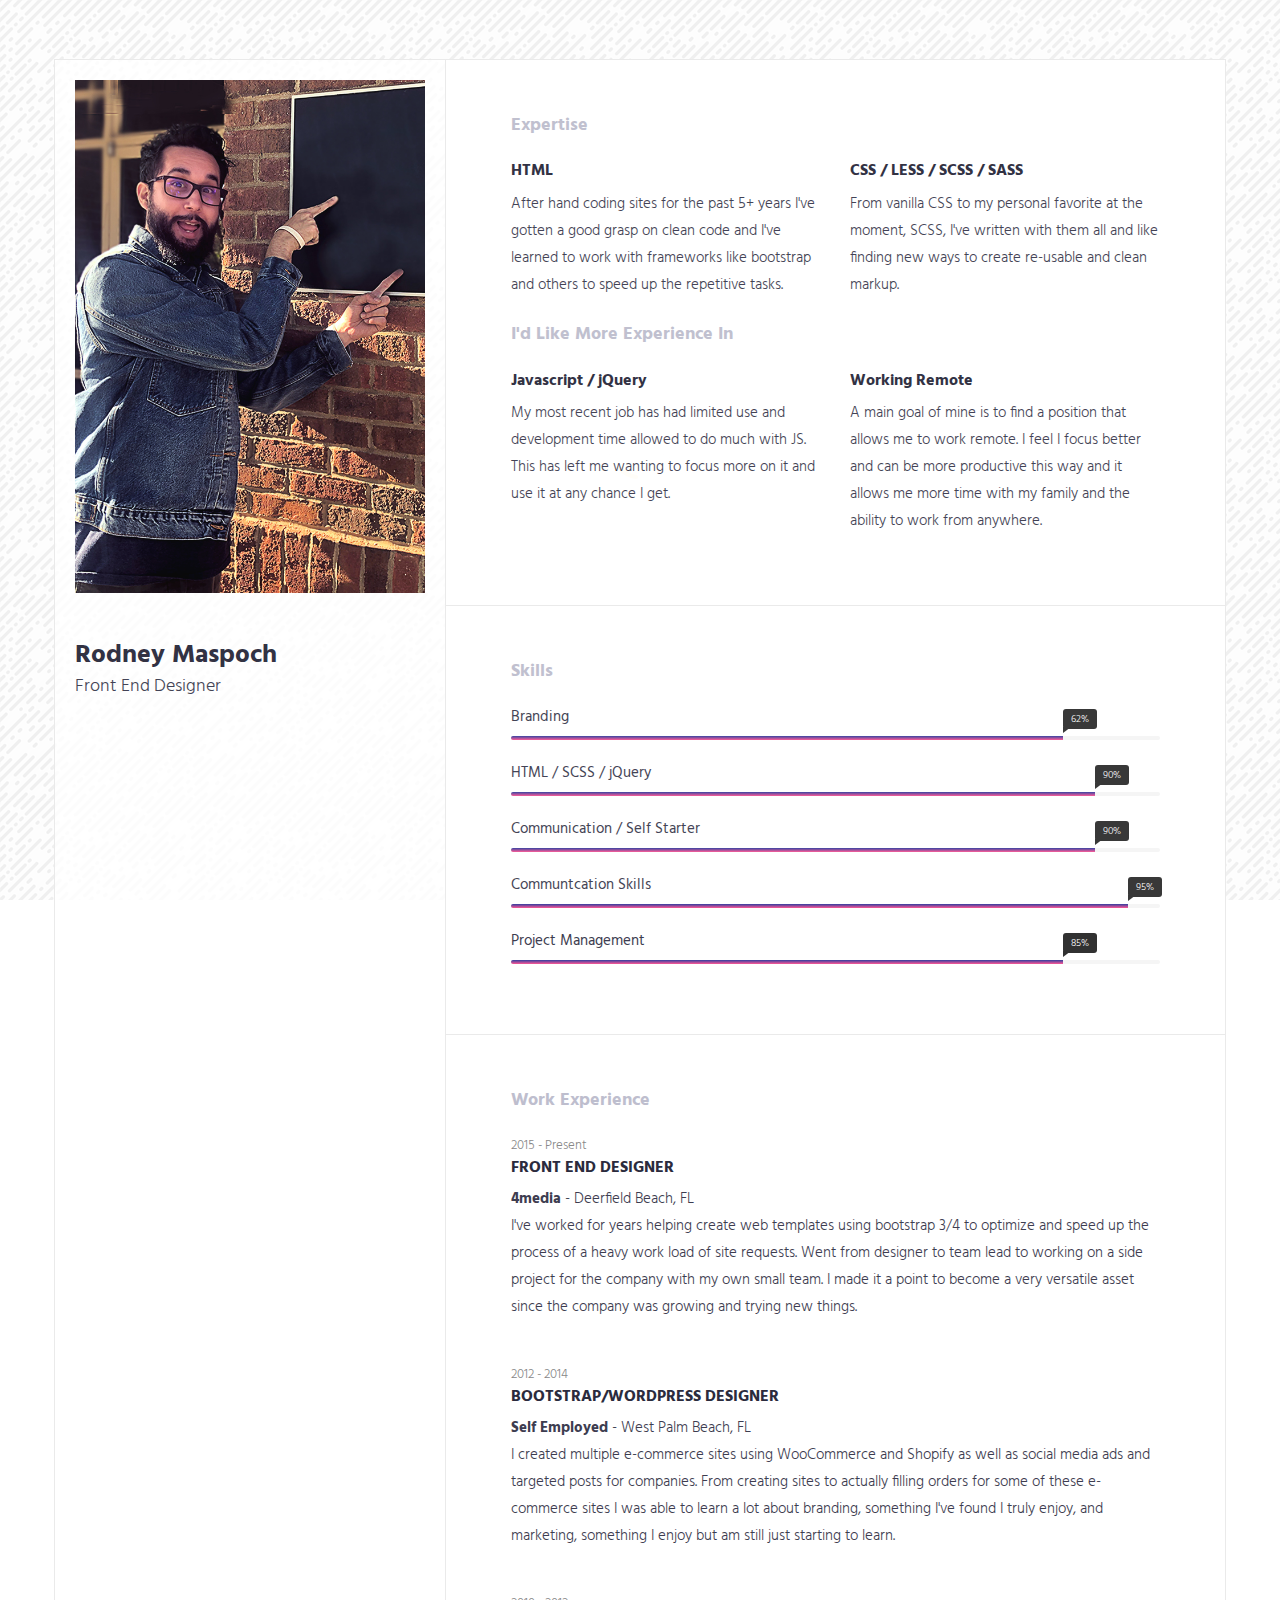
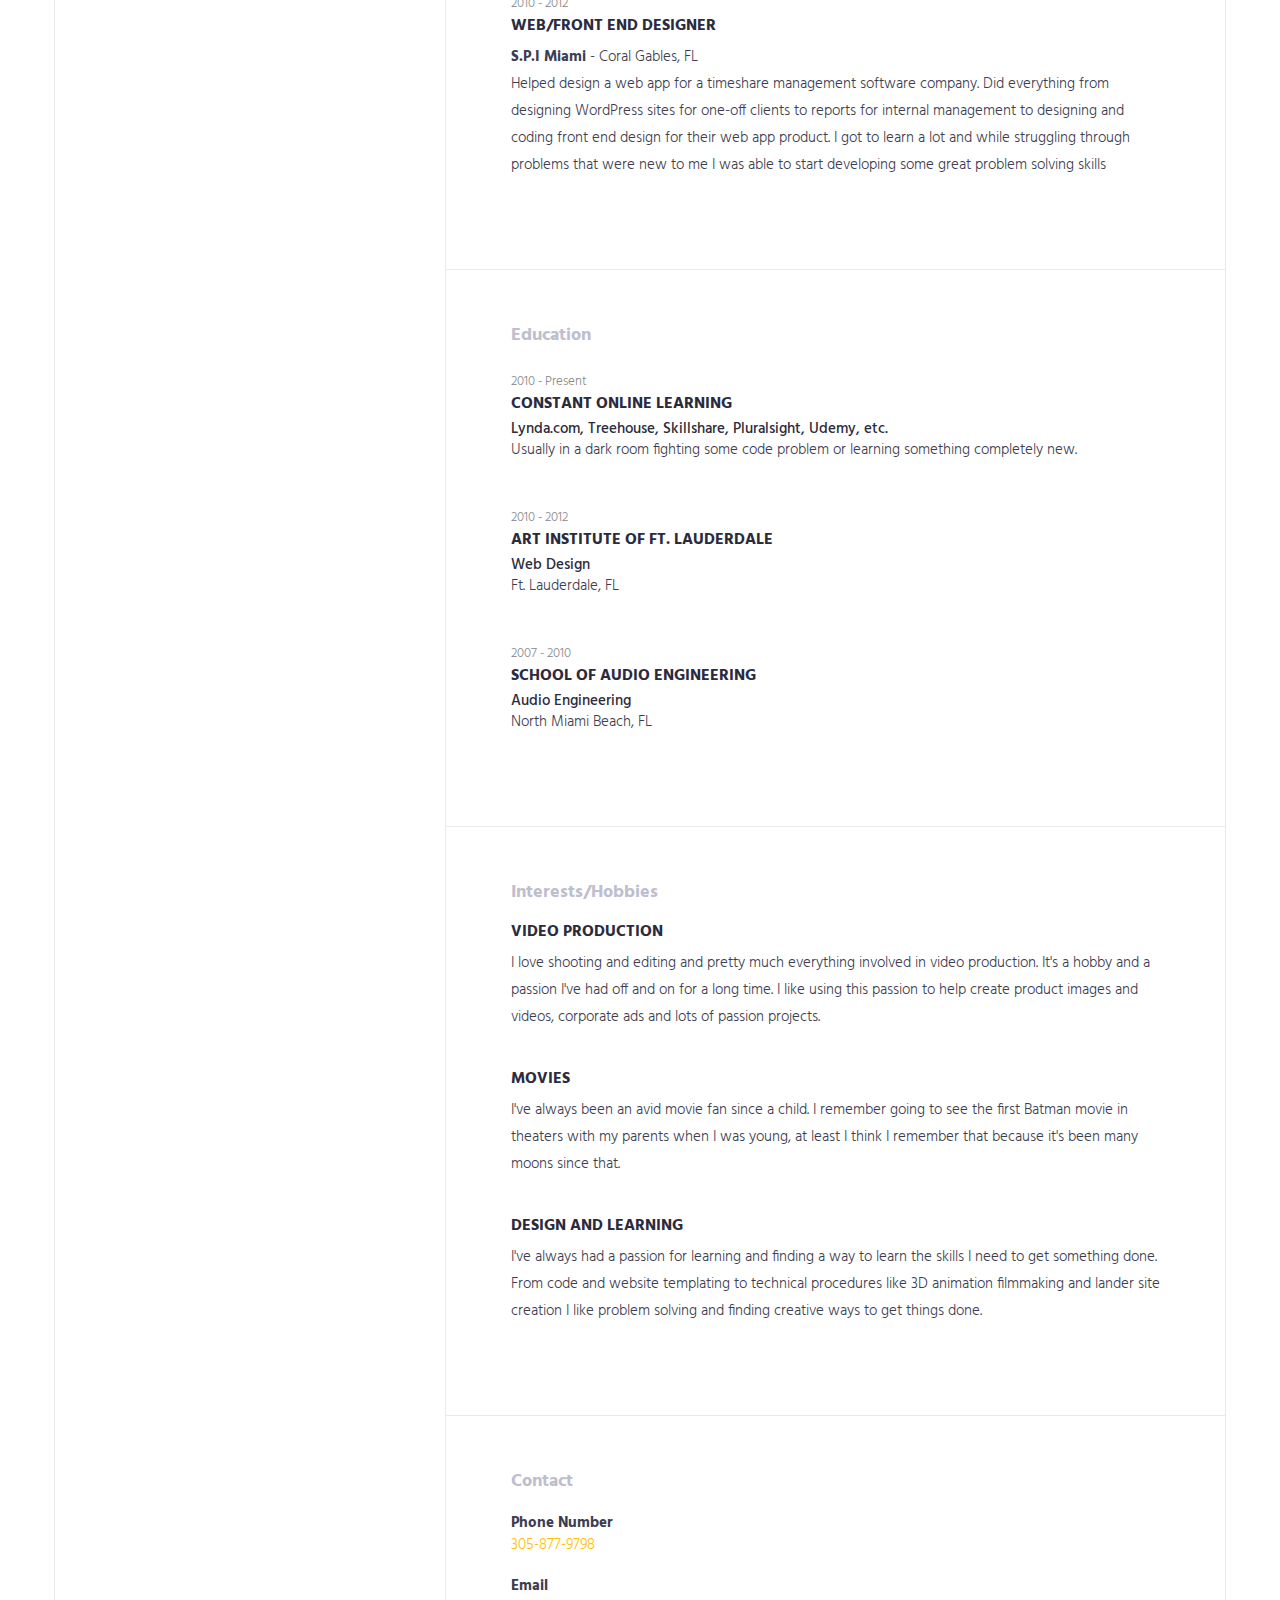
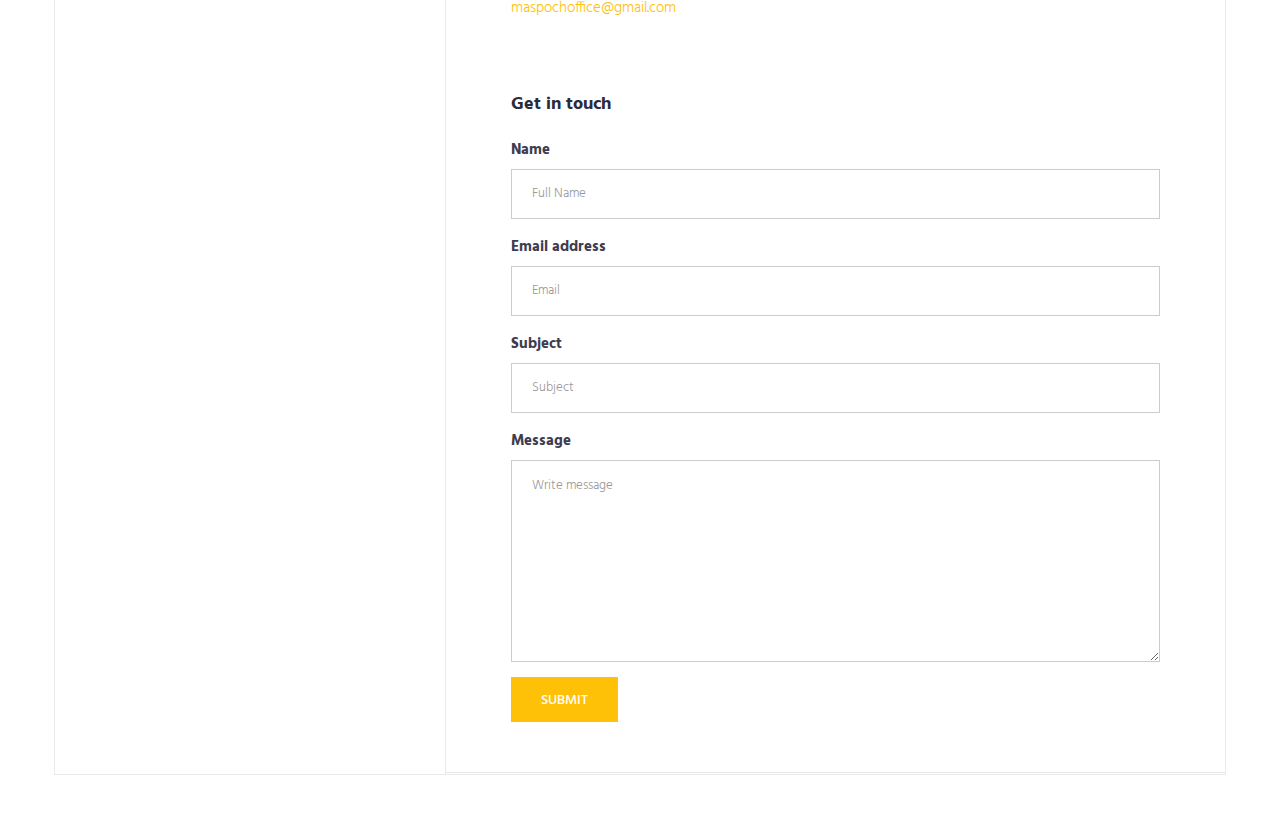
<file: resume/index.html>
<!DOCTYPE html>
<html>
<head>
    <meta charset="utf-8">
    <meta http-equiv="X-UA-Compatible" content="IE=edge">
    <meta name="viewport" content="width=device-width, initial-scale=1">
    <!-- The above 3 meta tags *must* come first in the head; any other head content must come *after* these tags -->
    <title>Rodney Maspoch - Web Design Resume</title>

    <!-- favicon -->
    <link href="favicon.png" rel=icon>

    <!-- web-fonts -->
    <link href="https://fonts.googleapis.com/css?family=Hind:300,400,500,600,700" rel="stylesheet">

    <!-- font-awesome -->
    <link href="css/font-awesome.min.css" rel="stylesheet">

    <!-- Bootstrap -->
    <link href="css/bootstrap.min.css" rel="stylesheet">

    <!-- Style CSS -->
    <link href="css/style.css" rel="stylesheet">

    <!-- HTML5 shim and Respond.js for IE8 support of HTML5 elements and media queries -->
    <!-- WARNING: Respond.js doesn't work if you view the page via file:// -->
    <!--[if lt IE 9]>
    <script src="https://oss.maxcdn.com/html5shiv/3.7.2/html5shiv.min.js"></script>
    <script src="https://oss.maxcdn.com/respond/1.4.2/respond.min.js"></script>
    <![endif]-->
</head>
<body id="page-top" data-spy="scroll" data-target=".navbar">
<div id="main-wrapper">
<!-- Page Preloader -->
<div id="preloader">
    <div id="status">
        <div class="status-mes"></div>
    </div>
</div>

<div class="columns-block container">
<div class="left-col-block blocks">
    <header class="header theiaStickySidebar">
        <div class="profile-img">
            <img src="img/img-profile.jpg" class="img-responsive" alt=""/>
        </div>
        <div class="content">
            <h1>Rodney Maspoch</h1>
            <span class="lead">Front End Designer</span>

            <!-- <div class="about-text">
                <p>
                    Credibly embrace visionary internal or "organic" sources and business benefits. Collaboratively
                    integrate efficient portals rather than customized customer service. Assertively deliver
                    frictionless services via leveraged interfaces. Conveniently evisculate accurate sources and
                    process-centric expertise.
                </p>

                <p>Energistically fabricate customized imperatives through cooperative catalysts for change.</p>


                <p><img src="img/Signature.png" alt="" class="img-responsive"/></p>
            </div> -->


            <!-- <ul class="social-icon">
                <li><a href="#"><i class="fa fa-facebook" aria-hidden="true"></i></a></li>
                <li><a href="#"><i class="fa fa-twitter" aria-hidden="true"></i></a></li>
                <li><a href="#"><i class="fa fa-linkedin" aria-hidden="true"></i></a></li>
                <li><a href="#"><i class="fa fa-slack" aria-hidden="true"></i></a></li>
                <li><a href="#"><i class="fa fa-dribbble" aria-hidden="true"></i></a></li>
            </ul> -->
        </div>

    </header>
    <!-- .header-->
</div>
<!-- .left-col-block -->


<div class="right-col-block blocks">
<div class="theiaStickySidebar">
<section class="expertise-wrapper section-wrapper gray-bg">
    <div class="container-fluid">
        <div class="row">
            <div class="col-md-12">
                <div class="section-title">
                    <h2>Expertise</h2>
                </div>
            </div>
        </div>
        <!-- .row -->

        <div class="row">
            <div class="col-md-6">
                <div class="expertise-item">
                    <h3>HTML</h3>

                    <p>
                        After hand coding sites for the past 5+ years I've gotten a good grasp on clean code and I've learned to work with frameworks like bootstrap and others to speed up the repetitive tasks.
                    </p>
                </div>
            </div>
            <div class="col-md-6">
                <div class="expertise-item">
                    <h3>CSS / LESS / SCSS / SASS</h3>

                    <p>
                        From vanilla CSS to my personal favorite at the moment, SCSS, I've written with them all and like finding new ways to create re-usable and clean markup.
                    </p>
                </div>
            </div>
        </div>

        <div class="row">
            <div class="col-md-12">
                <div class="section-title">
                    <h2>I'd Like More Experience In</h2>
                </div>
            </div>
        </div>

        <div class="row">
            <div class="col-md-6">
                <div class="expertise-item">
                    <h3>Javascript / jQuery</h3>

                    <p>
                        My most recent job has had limited use and development time allowed to do much with JS. This has left me wanting to focus more on it and use it at any chance I get. 
                    </p>
                </div>
            </div>

            <div class="col-md-6">
                <div class="expertise-item">
                    <h3>Working Remote</h3>

                    <p>
                        A main goal of mine is to find a position that allows me to work remote. I feel I focus better and can be more productive this way and it allows me more time with my family and the ability to work from anywhere.
                     </p>
                </div>
            </div>

        </div>


    </div>
</section>
<!-- .expertise-wrapper -->

<section class="section-wrapper skills-wrapper">
    <div class="container-fluid">
        <div class="row">
            <div class="col-md-12">
                <div class="section-title">
                    <h2>Skills</h2>
                </div>
            </div>

        </div>
        <div class="row">
            <div class="col-md-12">
                <div class="progress-wrapper">

                    <div class="progress-item">
                        <span class="progress-title">Branding</span>

                        <div class="progress">
                            <div class="progress-bar" role="progressbar" aria-valuenow="62" aria-valuemin="0"
                                 aria-valuemax="100" style="width: 85%"><span class="progress-percent"> 62%</span>
                            </div>
                        </div>
                        <!-- .progress -->
                    </div>
                    <!-- .skill-progress -->


                    <div class="progress-item">
                        <span class="progress-title">HTML / SCSS / jQuery</span>

                        <div class="progress">
                            <div class="progress-bar" role="progressbar" aria-valuenow="90" aria-valuemin="0"
                                 aria-valuemax="100" style="width: 90%"><span class="progress-percent"> 90%</span>
                            </div>
                        </div>
                        <!-- /.progress -->
                    </div>
                    <!-- /.skill-progress -->


                    <div class="progress-item">
                        <span class="progress-title">Communication / Self Starter</span>

                        <div class="progress">
                            <div class="progress-bar" role="progressbar" aria-valuenow="90" aria-valuemin="0"
                                 aria-valuemax="100" style="width: 90%;"><span class="progress-percent"> 90%</span>
                            </div>
                        </div>
                        <!-- /.progress -->
                    </div>
                    <!-- /.skill-progress -->

                    <div class="progress-item">
                        <span class="progress-title">Communtcation Skills</span>

                        <div class="progress">
                            <div class="progress-bar" role="progressbar" aria-valuenow="95" aria-valuemin="0"
                                 aria-valuemax="100" style="width: 95%;"><span class="progress-percent"> 95%</span>
                            </div>
                        </div>
                        <!-- /.progress -->
                    </div>
                    <!-- /.skill-progress -->
                    <div class="progress-item">
                        <span class="progress-title">Project Management</span>

                        <div class="progress">
                            <div class="progress-bar" role="progressbar" aria-valuenow="85" aria-valuemin="0"
                                 aria-valuemax="100" style="width: 85%;"><span class="progress-percent"> 85%</span>
                            </div>
                        </div>
                        <!-- .progress -->
                    </div>
                    <!-- .skill-progress -->

                </div>
                <!-- /.progress-wrapper -->
            </div>
        </div>
        <!--.row -->
    </div>
    <!-- .container-fluid -->
</section>
<!-- .skills-wrapper -->

<section class="section-wrapper section-experience gray-bg">
    <div class="container-fluid">
        <div class="row">
            <div class="col-md-12">
                <div class="section-title"><h2>Work Experience</h2></div>
            </div>
        </div>
        <!--.row-->
        <div class="row">
            <div class="col-md-12">
                <div class="content-item">
                    <small>2015 - Present</small>
                    <h3>Front End Designer</h3>
                    <span><strong>4media</strong> - Deerfield Beach, FL</span>
                    <p>I've worked for years helping create web templates using bootstrap 3/4 to optimize and speed up the process of a heavy work load of site requests. Went from designer to team lead to working on a side project for the company with my own small team. I made it a point to become a very versatile asset since the company was growing and trying new things. </p>
                </div>
                <!-- .experience-item -->
                <div class="content-item">
                    <small>2012 - 2014</small>
                    
                    <h3>Bootstrap/WordPress Designer</h3>
                    <span><strong>Self Employed</strong> - West Palm Beach, FL</span>
                    <p>I created multiple e-commerce sites using WooCommerce and Shopify as well as social media ads and targeted posts for companies. From creating sites to actually filling orders for some of these e-commerce sites I was able to learn a lot about branding, something I've found I truly enjoy, and marketing, something I enjoy but am still just starting to learn.</p>
                </div>
                <!-- .experience-item -->
                <div class="content-item">
                    <small>2010 - 2012</small>
                    <h3>Web/Front End Designer</h3>
                    
                    <span><strong>S.P.I Miami</strong> - Coral Gables, FL</span>
                    <p>Helped design a web app for a timeshare management software company. Did everything from designing WordPress sites for one-off clients to reports for internal management to designing and coding front end design for their web app product. I got to learn a lot and while struggling through problems that were new to me I was able to start developing some great problem solving skills</p>
                </div>
                <!-- .experience-item -->
            </div>
        </div>
        <!--.row-->
    </div>
    <!-- .container-fluid -->

</section>
<!-- .section-experience -->

<section class="section-wrapper section-education">
    <div class="container-fluid">
        <div class="row">
            <div class="col-md-12">
                <div class="section-title"><h2>Education</h2></div>
            </div>
        </div>
        <!--.row-->
        <div class="row">
            <div class="col-md-12">
                
                    <div class="content-item">
                            <small>2010 - Present</small>
                            <h3>Constant Online Learning</h3>
                            <h4>Lynda.com, Treehouse, Skillshare, Pluralsight, Udemy, etc.</h4>
        
                            <p>Usually in a dark room fighting some code problem or learning something completely new.</p>
                        </div>

                <div class="content-item">
                    <small>2010 - 2012</small>
                    <h3>Art Institute of Ft. Lauderdale</h3>
                    <h4>Web Design</h4>

                    <p>Ft. Lauderdale, FL</p>
                </div>
                <!-- .experience-item -->
                <div class="content-item">
                    <small>2007 - 2010</small>
                    <h3>School of Audio Engineering</h3>
                    <h4>Audio Engineering</h4>

                    <p>North Miami Beach, FL</p>
                </div>
            </div>
        </div>
        <!--.row-->
    </div>
    <!-- .container-fluid -->

</section>
<!-- .section-education -->

<section class="section-wrapper section-interest gray-bg">
    <div class="container-fluid">
        <div class="row">
            <div class="col-md-12">
                <div class="section-title">
                    <h2>Interests/Hobbies</h2>
                </div>
            </div>
        </div>
        <!-- .row -->

        <div class="row">
            <div class="col-md-12">
                <div class="content-item">
                    <h3>Video Production</h3>

                    <p>
                        I love shooting and editing and pretty much everything involved in video production. It's a hobby and a passion I've had off and on for a long time. I like using this passion to help create product images and videos, corporate ads and lots of passion projects. 
                    </p>
                </div>
                <div class="content-item">
                    <h3>Movies</h3>

                    <p>
                        I've always been an avid movie fan since a child. I remember going to see the first Batman movie in theaters with my parents when I was young, at least I think I remember that because it's been many moons since that. 
                    </p>

                </div>
                <div class="content-item">
                    <h3>Design and Learning</h3>

                    <p>
                        I've always had a passion for learning and finding a way to learn the skills I need to get something done. From code and website templating to technical procedures like 3D animation filmmaking and lander site creation I like problem solving and finding creative ways to get things done. 
                    </p>
                </div>
            </div>
        </div>
        <!-- .row -->

    </div>
</section>
<!-- .section-publications -->

<!-- <section class="section-wrapper portfolio-section">
    <div class="container-fluid">
        <div class="row">
            <div class="col-md-12">
                <div class="section-title">
                    <h2>Portfolio</h2>
                </div>
            </div>
        </div>
        <div class="row">
            <div class="col-md-6">
                <a class="portfolio-item" href="#">
                    <div class="portfolio-thumb">
                        <img src="img/portfolio-1.jpg" alt="">
                    </div>

                    <div class="portfolio-info">
                        <h3>Creative concepts</h3>
                        <small>domain.com</small>
                    </div>
                </a>
            </div>
            <div class="col-md-6">
                <a class="portfolio-item" href="#">
                    <div class="portfolio-thumb">
                        <img src="img/portfolio-2.jpg" alt="">
                    </div>

                    <div class="portfolio-info">
                        <h3>Customer focused</h3>
                        <small>domain.com</small>
                    </div>
                </a>
            </div>
            <div class="col-md-6">
                <a class="portfolio-item" href="#">
                    <div class="portfolio-thumb">
                        <img src="img/portfolio-3.jpg" alt="">
                    </div>

                    <div class="portfolio-info">
                        <h3>Management methodology</h3>
                        <small>domain.com</small>
                    </div>
                </a>
            </div>
            <div class="col-md-6">
                <a class="portfolio-item" href="#">
                    <div class="portfolio-thumb">
                        <img src="img/portfolio-4.jpg" alt="">
                    </div>

                    <div class="portfolio-info">
                        <h3>Market research</h3>
                        <small>domain.com</small>
                    </div>
                </a>
            </div>

        </div>
     /div>
</section> -->
<!-- .portfolio -->

<section class="section-contact section-wrapper gray-bg">
    <div class="container-fluid">
        <div class="row">
            <div class="col-md-12">
                <div class="section-title">
                    <h2>Contact</h2>
                </div>
            </div>
        </div>
        <!--.row-->
        <div class="row">
            <div class="col-md-12">
                <!-- <address>
                    <strong>Address</strong><br>
                    1355 Market Street, Suite 900<br>
                    San Francisco, CA 94103

                </address> -->
                <address>
                    <strong>Phone Number</strong><br>
                    <a href="tel:3058779798"> 305-877-9798</a>
                </address>
<!-- 
                <address>
                    <strong>Mobile Number</strong><br>
                    987 654 321
                </address> -->


                <address>
                    <strong>Email</strong><br>
                    <a href="mailto:maspochoffice@gmail.com">maspochoffice@gmail.com</a>
                </address>
            </div>
        </div>
        <!--.row-->
        <div class="row">
            <div class="col-md-12">
                <div class="feedback-form">
                    <h2>Get in touch</h2>

                    <form id="contactForm" action="sendemail.php" method="POST">
                        <div class="form-group">
                            <label for="InputName">Name</label>
                            <input type="text" name="name" required="" class="form-control" id="InputName"
                                   placeholder="Full Name">
                        </div>
                        <div class="form-group">
                            <label for="InputEmail">Email address</label>
                            <input type="email" name="email" required="" class="form-control" id="InputEmail"
                                   placeholder="Email">
                        </div>
                        <div class="form-group">
                            <label for="InputSubject">Subject</label>
                            <input type="text" name="subject" class="form-control" id="InputSubject"
                                   placeholder="Subject">
                        </div>
                        <div class="form-group">
                            <label for="message-text" class="control-label">Message</label>
                            <textarea class="form-control" rows="4" required="" name="message" id="message-text"
                                      placeholder="Write message"></textarea>
                        </div>

                        <button type="submit" class="btn btn-primary">Submit</button>
                    </form>
                </div>
                <!-- .feedback-form -->


            </div>
        </div>
    </div>
    <!--.container-fluid-->
</section>
<!--.section-contact-->

<!-- .footer -->
</div>
<!-- Sticky -->
</div>
<!-- .right-col-block -->
</div>
<!-- .columns-block -->
</div>
<!-- #main-wrapper -->

<!-- jquery -->
<script src="js/jquery-2.1.4.min.js"></script>

<!-- Bootstrap -->
<script src="js/bootstrap.min.js"></script>
<script src="js/theia-sticky-sidebar.js"></script>
<script src="js/scripts.js"></script>
</body>
</html>
</file>
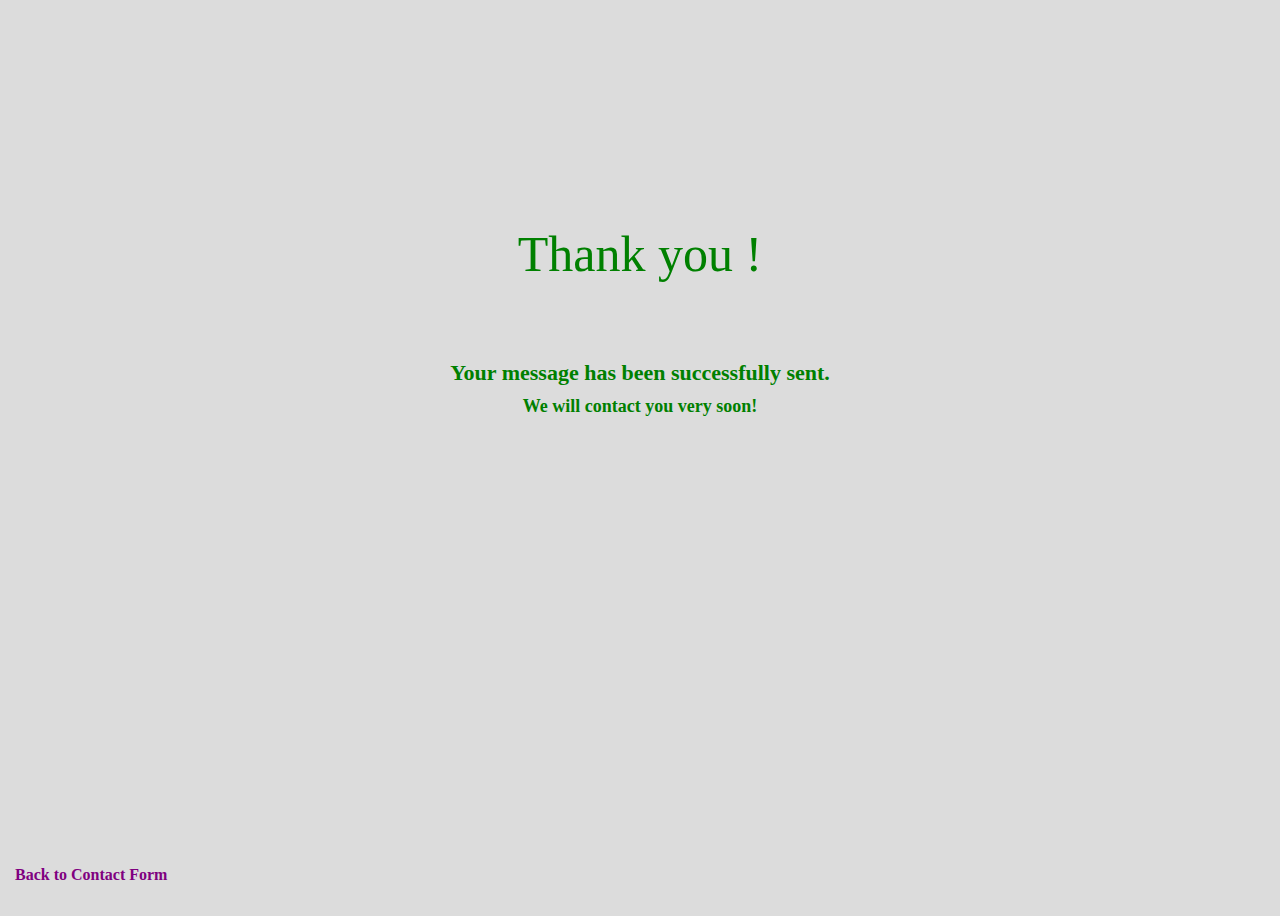
<file: contact_thanks.html>
<!DOCTYPE html>
<html>
<head>
	<title>Rtve</title>	
	<link rel="shortcut icon" href="favicon.ico"/> 
</head>
<style type="text/css">
	.thanks{
		text-align: center;  color: green;  font-family: cursive;  position: absolute;  top: 0;bottom: 0;  left: 0;  margin: auto;  right: 0;  height: 40px;margin: 0;padding:0;
	}
	.back{cursor:pointer;  position: absolute;  bottom: 0;  left: 15px; color: purple; font-weight: bold; }
	.back:hover{color: darkgreen;}
</style>
<body style="background:gainsboro; height:100vh;">	

	<h1 class="thanks" style="top:25%;font-size:50px;  font-family: cursive;  font-weight: normal;">Thank you ! </h1>

	<h2 class="thanks" style="top:40%;font-size:22px;">Your message has been successfully sent.</h2>

	<h3 class="thanks" style="top:44%;font-size:18px;">We will contact you very soon!</h3>		

	<p class="back" onclick="goBack()">Back to Contact Form</p>


	<script>
		function goBack() {
			window.history.go(-2);
		}
	</script>

</body>
</html>
</file>
<file: resume/css/style.css>
/*
Template Name: Resumex
Description: HTML5 / CSS3 One Page
Version: 1.0
Author: themehippo.com
*/

/*------------------------------------------------------------------
# [Color codes]

# Body  (text): #3a4750
# Heading Color #444444
# Theme Color (link color) #82b541
# Mid grey (sub header) #f4f4f4
# -------------------------------------------------------------------*/

body {
    font-family : 'Hind', sans-serif;
    font-size   : 15px;
    line-height : 1.8em;
    color       : #3d3d50;
    font-weight : 300;
    /* background  : url("../img/pattern-bg.png") fixed; */
    background  : url("../img/bg5.png") fixed;
    }

/* --------------------------------------
 * Global Typography
 *------------------------------------------*/

h1, h2, h3, h4, h5, h6 {
    margin : 0 0 15px;
    color  : #2b2b3d;
    }

h1 {
    font-size   : 26px;
    line-height : 1.8em;
    font-weight : 700;
    }

h2 {
    font-size   : 18px;
    line-height : 1.8em;
    font-weight : 700;
    }

h3 {
    font-size   : 16px;
    line-height : 1.8em;
    font-weight : 500;
    }

h4 {
    font-size   : 15px;
    line-height : 1.8em;
    font-weight : 500;
    }

h5 {
    font-size   : 15px;
    line-height : 1.5em;
    font-weight : 500;
    }

h6 {
    font-size   : 15px;
    line-height : 1.5em;
    }

/* --------------------------------------
 * LINK STYLE
 *------------------------------------------*/
a {
    color              : #FFC107;
    text-decoration    : none;
    -webkit-transition : all 0.3s ease 0s;
    -moz-transition    : all 0.3s ease 0s;
    -o-transition      : all 0.3s ease 0s;
    transition         : all 0.3s ease 0s;
    }

a,
a:active,
a:focus,
a:active {
    text-decoration : none;
    outline         : none
    }

a:hover,
a:focus {
    text-decoration : none;
    color           : #ff9800;
    }

p {
    margin-bottom : 20px;
    }

ul {
    margin     : 0;
    padding    : 0;
    list-style : none;
    }

/*------------------
 * Button Style
 *------------------*/
.btn {
    padding        : 14px 30px 11px;
    margin-bottom  : 0;
    font-size      : 14px;
    font-weight    : 500;
    border-radius  : 0;
    border         : 0;
    text-transform : uppercase;
    }

.btn-lg {
    font-weight : 700;
    font-size   : 24px;
    padding     : 15px 30px;
    }

/*btn-primary*/
.btn-primary {
    background-color : #FFC107;
    }

.btn-primary:hover,
.btn-primary:focus,
.btn-primary:active:focus {
    background : #ff9800;
    }

/*btn-default*/
.btn-default {
    color            : #2a54f5;
    background-color : transparent;
    border           : 2px solid #2a54f5;
    }

.btn-default:hover,
.btn-default:focus,
.btn-default:active:focus {
    background   : #2a54f5;
    color        : #ffffff;
    border-color : #2a54f5;
    }

button:focus,
.btn:focus,
.btn:active:focus {
    outline : none;
    }

/* --------------------
 * Column Block
 * -------------------*/

.columns-block {
    display                : -webkit-flex;
    display                : flex;
    -webkit-flex-direction : row;
    flex-direction         : row;
    margin                 : 60px auto;
    padding                : 0;
    box-shadow             : 0 0 0 1px #eaeaea;
    }

.blocks {
    box-sizing : border-box;
    }

.left-col-block {
    overflow     : hidden;
    -webkit-flex : 1 0 0;
    flex         : 1 0 0;
    position     : relative;
    background   : rgba(255, 255, 255, .8);
    border-right : 1px solid #eaeaea;
    }

.right-col-block {
    -webkit-flex : 2 0 0;
    flex         : 2 0 0;
    position     : relative;
    background   : #ffffff;
    }

@media (max-width : 768px) {

    .columns-block {
        display    : block;
        margin     : 0;
        box-shadow : none;
        }

    .left-col-block {
        width    : 100%;
        position : relative;
        border   : 0;
        }

    .right-col-block {
        width      : 100%;
        position   : relative;
        box-shadow : none;
        }
    }

@media (min-width : 769px) and (max-width : 1024px) {
    .columns-block {
        margin-top    : 30px;
        margin-bottom : 30px;
        }
    }

/* --------------------
 * Section Background
 * -------------------*/

.gray-bg {
    background-color : #ffffff;
    }

/* --------------------
 *  main Wrapper
 * -------------------*/
#main-wrapper {
    overflow : hidden;
    }

/*-------------------
 * Section Wrapper
 *-------------------*/
.section-wrapper {
    padding       : 50px;
    border-bottom : 1px solid #eaeaea;
    }

@media (max-width : 480px) {
    .section-wrapper {
        padding : 30px 20px;
        }
    }

/*---------------------------
* Section Title
*---------------------------*/
.section-title {
    margin-bottom : 15px;
    }

.section-title h2 {
    margin-bottom : 5px;
    color         : #bebece;
    }

/*-----------------------------
 * NAVIGATION & HEADER STYLE
 *-----------------------------*/

.header {
    padding  : 20px !important;
    margin   : 0;
    position : relative;
    }

.header .profile-img {
    margin-bottom : 50px;
    }
    @media (max-width: 768px) {
        .header .profile-img {
            margin-bottom: 10px;
        }
    }
.header .content-wrapper {

    }

.header .content {
    width  : 100%;
    margin : 0 auto;
    }

.header .content h1 {
    line-height : 1;
    margin      : 0 0 5px;
    }

.header .content .lead {
    font-size : 18px;
    }

.header .content .about-text {
    margin : 10px 0;
    }

.header .btn {
    margin-top : 40px;
    }

@media (max-width : 768px) {
    .header {
        padding       : 0;
        text-align    : center;
        border-bottom : 1px solid #ededed;
        }

    .header img {
        margin : 0 auto;
        width: 275px;
        }

    .header .content {
        padding : 50px;
        }
    }

/* Header Sticky */

.sticky {
    position : -webkit-sticky;
    position : sticky;
    top      : 0;
    }

/*-------------------
 * Social Icon
 *-------------------*/

.social-icon {
    margin  : 20px 0;
    padding : 0;
    display : block;
    }

.social-icon li {
    display : inline-block;
    margin  : 0 2px;
    }

.social-icon li a {
    display       : block;
    font-size     : 12px;
    color         : #333333;
    width         : 34px;
    height        : 34px;
    line-height   : 33px;
    text-align    : center;
    border-radius : 2px;
    border        : 2px solid #eeeeee;
    }

.social-icon li a:hover {
    border-color : #cccccc;
    }

/*-------------------
 * Expertise
 *-------------------*/
.expertise-item {
    margin-bottom : 20px;
    }

.expertise-item h3 {
    margin-bottom : 5px;
    font-weight   : 700;
    }

/*-------------------
 * Skills Progressbar
 *-------------------*/

.progress-item {
    position : relative;
    }

.progress-item .progress-title {
    font-size     : 15px;
    font-weight   : 400;
    display       : inline-block;
    margin-bottom : 5px;
    }

.progress-item .progress {
    height        : 4px;
    box-shadow    : none;
    border-radius : 5px;
    }

.progress-item .progress-bar {
    /* background-color : #FFC107; */
    background: linear-gradient( #313fa0, #ff5795);
    box-shadow       : none;
    text-align       : right;
    }

.progress-item .progress-percent {
    font-size        : 10px;
    background-color : #313131;
    position         : absolute;
    top              : 5px;
    padding          : 0 8px;
    border-radius    : 3px;
    }

.progress-item .progress-percent::before {
    content      : "";
    position     : absolute;
    left         : 0;
    bottom       : -4px;
    border-top   : 6px solid #313131;
    border-right : 8px solid transparent;
    }

/*-------------------
 * Portfolio
 *-------------------*/

.portfolio-item {
    position      : relative;
    display       : block;
    margin-bottom : 30px;
    }

.portfolio-item .portfolio-thumb img {
    height    : auto;
    display   : block;
    max-width : 100%;
    }

.portfolio-item .portfolio-info {
    position   : absolute;
    bottom     : 0;
    padding    : 30px 15px 5px;
    width      : 100%;
    background : -webkit-linear-gradient(
            top,
            transparent 0%,
            rgba(0, 0, 0, 0.5) 100%
    );
    }

.portfolio-item .portfolio-info h3 {
    margin      : 0;
    line-height : 1;
    color       : #ffffff;
    }

.portfolio-item .portfolio-info small {
    color : #ffffff;
    }

.portfolio-item:hover .portfolio-info {
    background : -webkit-linear-gradient(
            top,
            transparent 0%,
            #000 100%
    );
    }

/*-------------------
 * Content Item
 *-------------------*/

.content-item {
    margin-bottom : 40px;
    }

.content-item h3 {
    margin         : 0 0 10px;
    line-height    : 1;
    font-weight    : bold;
    text-transform : uppercase;
    }

.content-item h4 {
    margin      : 0;
    line-height : 1;
    }

.content-item small {
    color : #888888;
    }

/*-------------------
 * Contact
 *-------------------*/

.feedback-form {
    margin-top : 50px;
    }

/*-------------------
 * Form Style
 *-------------------*/
.form-control {
    height        : 50px;
    padding       : 0 20px;
    font-size     : 13px;
    line-height   : 50px;
    color         : #969595;
    border        : 1px solid #cccccc;
    border-radius : 0;
    box-shadow    : none;
    box-sizing    : border-box;
    }

.form-control:focus,
.form-control:active {
    box-shadow : none;
    }

/* --------------------------------------------
 *   Footer
 *---------------------------------------------- */

/* Copyright */

.footer {
    padding : 30px 50px;
    }

.footer .copyright-section {
    font-size : 13px;
    color     : #888888;

    }

.footer .copyright-section .copytext {
    font-weight : 400;
    display     : block;
    }

@media (max-width : 480px) {
    .footer {
        padding : 10px 20px;
        }
    }

/* ---------------------------------------------- /*
 * Preloader
/* ---------------------------------------------- */
#preloader {
    background : rgba(255, 255, 255,.8);
    bottom     : 0;
    left       : 0;
    position   : fixed;
    right      : 0;
    top        : 0;
    z-index    : 9999;
    }

#status,
.status-mes {
    background-image    : url(../img/preloader.svg);
    background-position : center;
    background-repeat   : no-repeat;
    height              : 200px;
    left                : 50%;
    margin              : -100px 0 0 -100px;
    position            : absolute;
    top                 : 50%;
    width               : 200px;
    }

.status-mes {
    background : none;
    left       : 0;
    margin     : 0;
    text-align : center;
    top        : 65%;
    }
</file>
